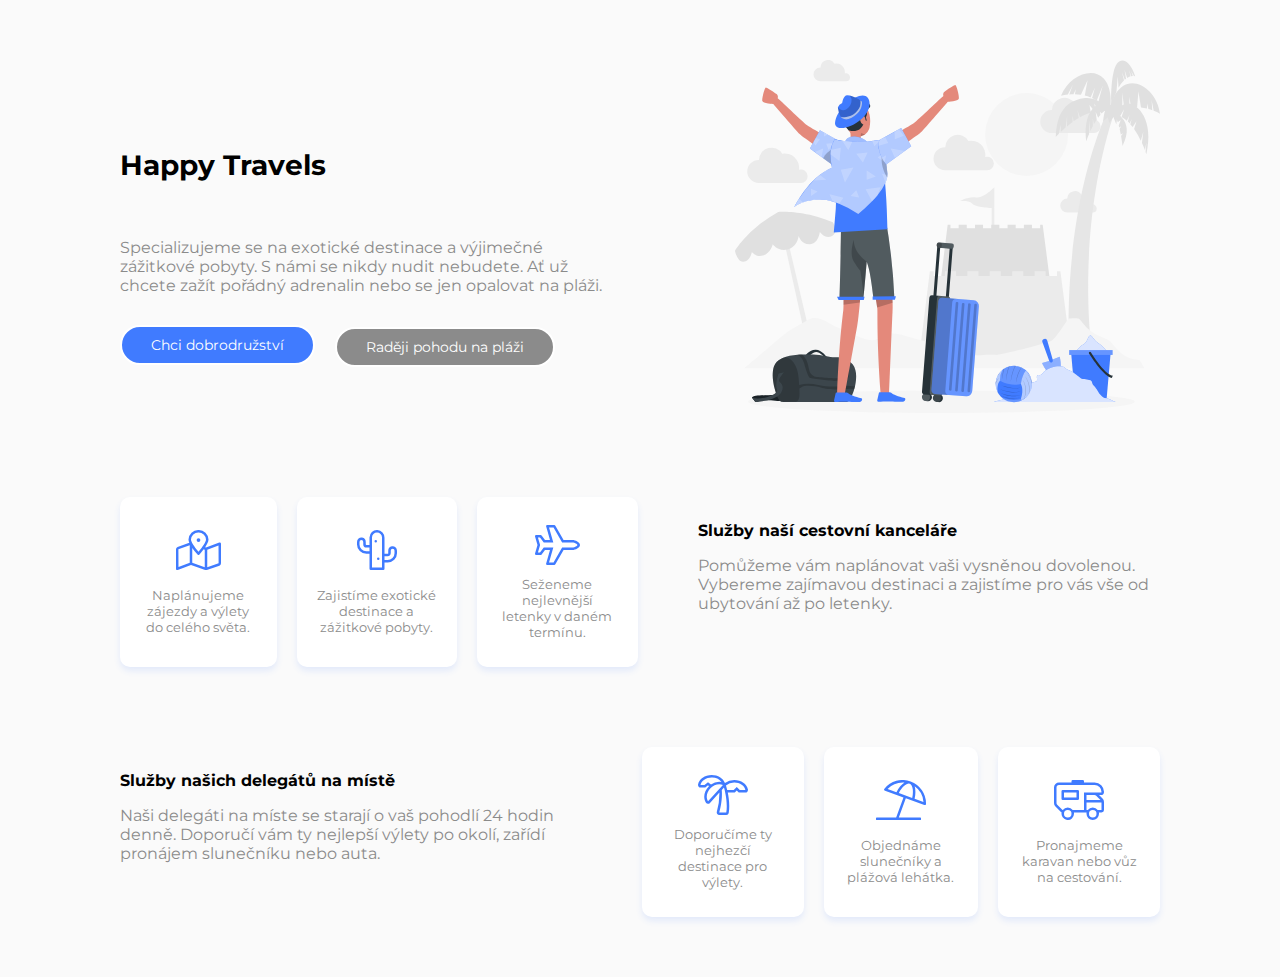
<file: index.html>
<!DOCTYPE html>
<html lang="en">
<head>
    <meta charset="UTF-8">
    <meta name="viewport" content="width=device-width, initial-scale=1.0">
    <link rel="stylesheet" href="style.css">
    <title>Document</title>
    <link rel="preconnect" href="https://fonts.googleapis.com">
    <link rel="preconnect" href="https://fonts.gstatic.com" crossorigin>
    <link href="https://fonts.googleapis.com/css2?family=Montserrat:ital,wght@0,100..900;1,100..900&display=swap" rel="stylesheet">
</head>
<body>

    <div class="content">

        <div class="hero">

            <div class="obrazek-happy">
                <img class="img-happy" src="./images/happy-traveler.svg" alt="Happy Travels">
            </div>

            <div class="obsah-happy">
                <h1>Happy Travels</h1>  
                <p>Specializujeme se na exotické destinace a výjimečné zážitkové pobyty. S námi se nikdy nudit nebudete. Ať už chcete zažít pořádný adrenalin nebo se jen opalovat na pláži.</p>  

                <div class="tlacitka">
                    <button class="button-1">Chci dobrodružství</button>
                    <button class="button-2">Raději pohodu na pláži</button>
                </div>
            </div>
        </div>

        <div class="services">
            <div class="obsah-services prvni">
                <h2>Služby naší cestovní kanceláře</h2>
                <p>Pomůžeme vám naplánovat vaši vysněnou dovolenou. Vybereme zajímavou destinaci a zajistíme pro vás vše od ubytování až po letenky.</p>
            </div>

            <div class="kontejner">
                <div class="box">
                    <div class="img"><img src="./images/map-icon.svg" alt="Map icon"></div>
                    <div class="text">Naplánujeme zájezdy a výlety do celého světa.</div>
                </div>
                
                <div class="box">
                    <div class="img"><img src="./images/cactus-icon.svg" alt="Cactus icon"></div>
                    <div class="text">Zajistíme exotické destinace a zážitkové pobyty.</div>
                </div>
                
                <div class="box">
                    <div class="img"><img src="./images/plane-icon.svg" alt="Plane icon"></div>
                    <div class="text">Seženeme nejlevnější letenky v daném termínu.</div>
                </div>
            </div>
        </div>

        <div class="services">
            <div class="obsah-services druhy">
                <h2>Služby našich delegátů na místě</h2>
                <p>Naši delegáti na míste se starají o vaš pohodlí 24 hodin denně. Doporučí vám ty nejlepší výlety po okolí, zařídí pronájem slunečníku nebo auta.</p>
            </div>

            <div class="kontejner">
                <div class="box">
                    <div class="img"><img src="./images/palm-icon.svg" alt="palm-icon"></div>
                    <div class="text">Doporučíme ty nejhezčí destinace pro výlety.</div>
                </div>

                <div class="box">
                    <div class="img"><img src="./images/umbrella-icon.svg" alt="umbrella-icon"></div>
                    <div class="text">Objednáme slunečníky a plážová lehátka.</div>
                </div>

                <div class="box">
                    <div class="img"><img src="./images/rv-icon.svg" alt="rv-icon"></div>
                    <div class="text">Pronajmeme karavan nebo vůz na cestování.</div>
                </div>
            </div>
        </div>

    </div>
</body>
</html>
</file>
<file: style.css>
html {
  box-sizing: border-box;
}
*, *:before, *:after {
  box-sizing: inherit;
}

body {
  background: #fafafa;
  text-align: center;
  font-family: "Montserrat", sans-serif;
  margin: 0;
  display: flex;
  justify-content: center;
  align-items: center;
}

.content{
  margin: 60px 20px;
}

.hero{
  display: flex;
  flex-direction: column;
  align-items: center;
}

.obrazek-happy{
  max-width: 350px;
}

.img-happy {
  width: 100%;
  height: auto;
}

 h1 {
  font-size: 28px;
  color: black;
  text-align: center;
  margin-block: 40px;
}

p {
  color: #8B8B8B;
  margin-bottom: 30px;
  padding: 0 10px;
}

h2 {
  font-size: 16px;
  color: black;
  margin-top: 70px;
}

.tlacitka{
  display: flex;
  flex-direction: column;
  justify-content: center;
  align-items: center;
  }

.button-1 {
  font-family: "Montserrat", sans-serif;
  font-size: 14px;
  color: white;
  border-radius: 20px;
  border-color: #407bff;
  border: 2px solid white;
  background: #407bff;
  width: 195px;
  height: 40px;
  margin-bottom: 5px;
}

.button-2 {
  font-family: "Montserrat", sans-serif;
  font-size: 14px;
  color: white;
  border-radius: 20px;
  border-color: #8b8b8b;
  border: 2px solid white;
  background: #8b8b8b;
  width: 220px;
  height: 40px;
}

.kontejner{
  display: flex;
  flex-direction: column;
  row-gap: 15px;

}

.box {
  background: #ffffff;
  box-shadow: 0px 4px 6px #407bff1f;
  border-radius: 10px;
  color: #8b8b8b;
  display: flex;
  justify-content: center;
  align-items: center;
  padding: 20px;
}

.box .text{
  font-size: 13px;
}

.box .img{
  margin-right: 20px;
}



@media screen and (min-width: 640px){
.tlacitka{
  flex-direction: row;
  column-gap: 20px;
 }

.kontejner{
  flex-direction: row;
  column-gap: 20px;
}

 .box{
  flex-direction: column;
  height: 170px;
  justify-content: space-evenly;
  align-items: center;
}

.box .img{
  margin-right: 0;
}

}



@media screen and (min-width: 1100px){
  .content{
    max-width: 1040px;
  }

  .hero{
    flex-direction: row;
    justify-content: space-between;
  }

  .obrazek-happy{
    order: 2;
    max-width: 425px;
  }

  .obsah-happy{
    flex-basis: calc(50% - 30px);
    display: flex;
    flex-direction: column;
    align-items: flex-start;
    text-align: left;
  } 

  h1{
    text-align: left;
  }
  
  p{
    padding: 0;
    text-align: left;
  }

  h2{
    margin-top: 0;
    text-align: left;
  }

  .services{
    display: flex;
    justify-content: space-between;
    align-items: center;
    margin-top: 80px;
  }

  .prvni{
    order: 2;
    margin-left: 60px
  }

  .druhy{
    margin-right: 60px
  }

  .obsah-services{
    flex-basis: calc(430px + 60px);
  }

  .kontejner{
    flex-basis: 550px;
  }

}
</file>
